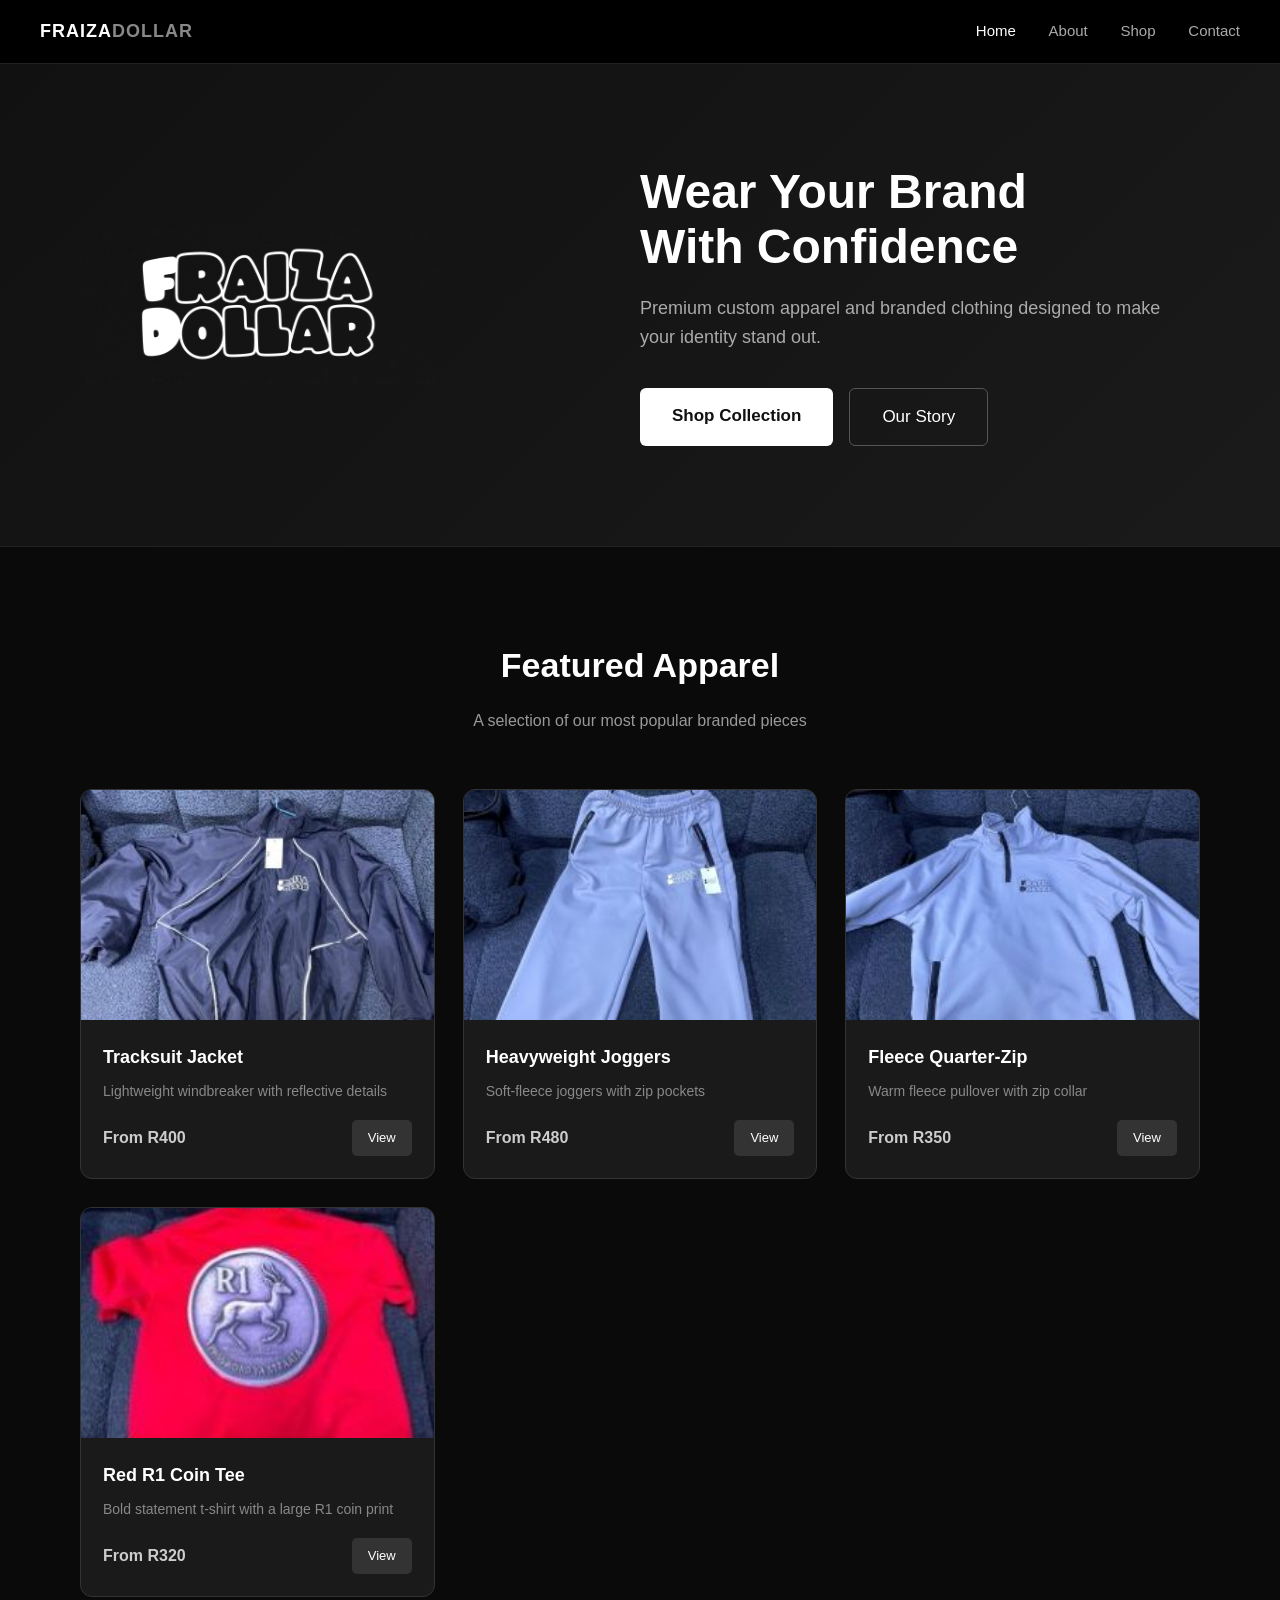
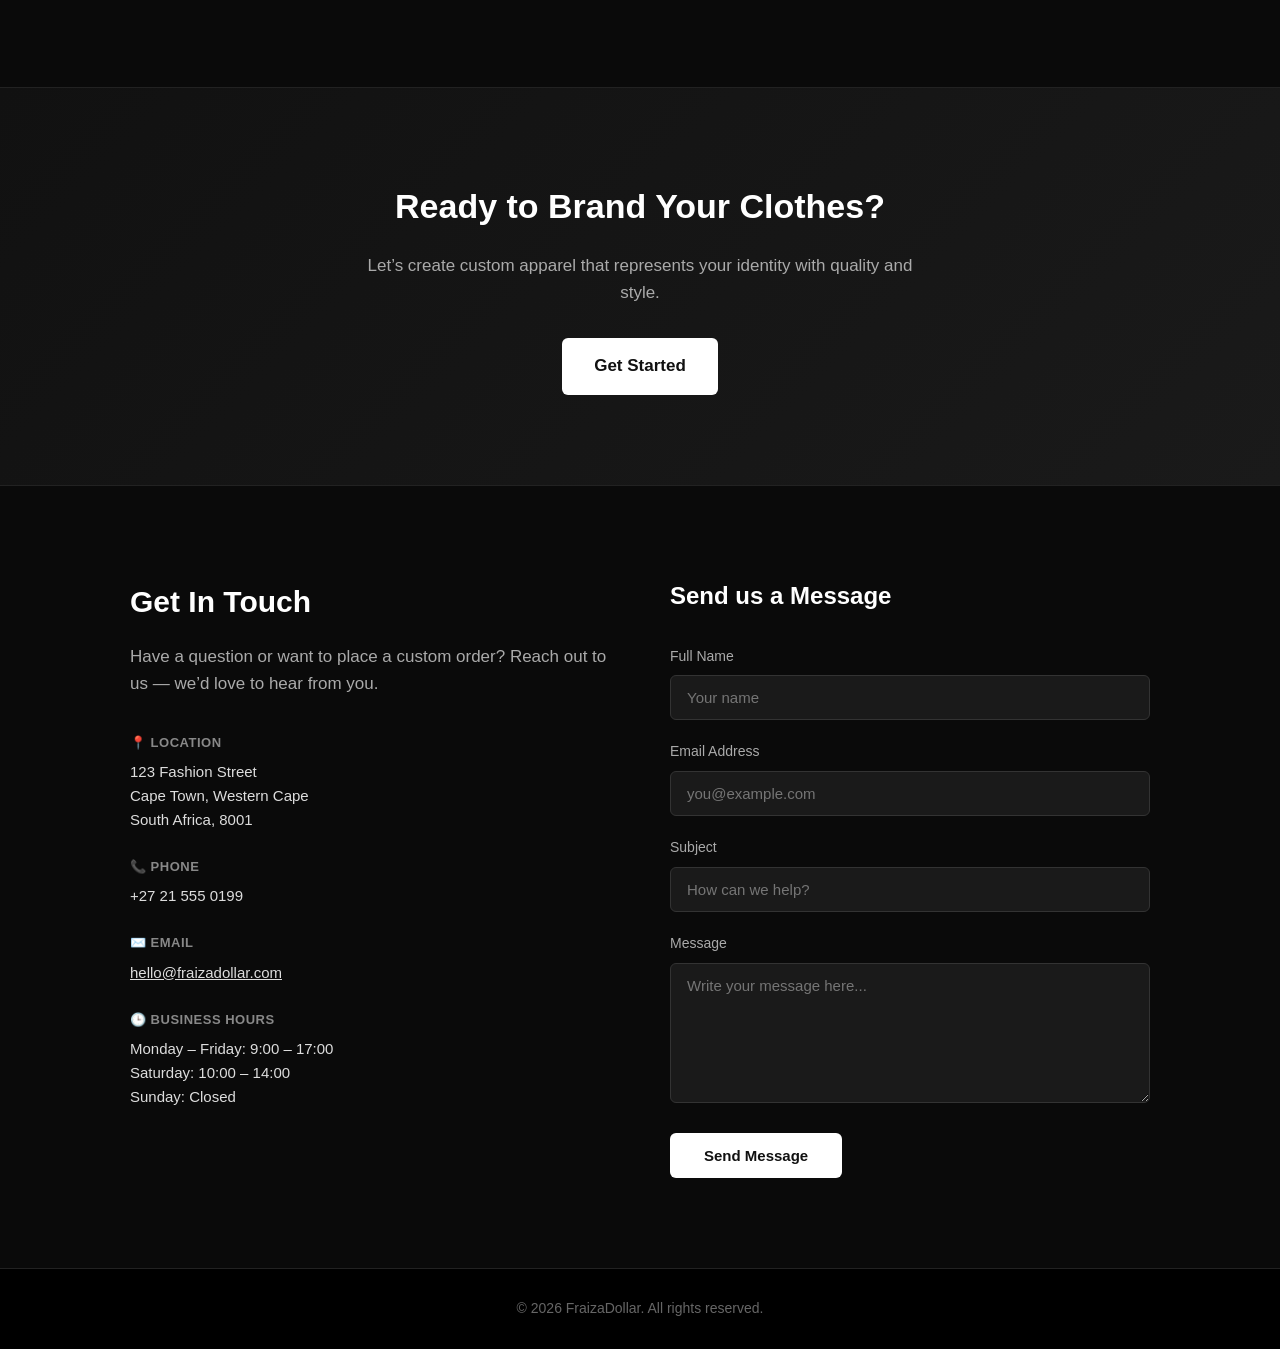
<file: index.html>
<!DOCTYPE html>
<html lang="en">

<head>
    <meta charset="UTF-8">
    <meta name="viewport" content="width=device-width, initial-scale=1.0">
    <meta name="description" content="Premium custom apparel and branded clothing from FraizaDollar.">
    <title>FraizaDollar | Home</title>
    <link rel="icon" href="images/logo.png">
    <link rel="stylesheet" href="css_assest/style (1).css">
</head>

<body>
    <!-- Header -->
    <header>
        <div class="header-container">
            <a href="index.html" class="logo" style="text-decoration:none">Fraiza<span>Dollar</span></a>
            <nav>
                <a href="index.html" class="active" aria-current="page">Home</a>
                <a href="about.html">About</a>
                <a href="shop.html">Shop</a>
                <a href="contact.html">Contact</a>
            </nav>
        </div>
    </header>

    <!-- Hero -->
    <section class="hero">
        <div class="hero-inner">
            <div class="hero-logo">
                <img src="_images/logo.png" alt="FraizaDollar logo">
            </div>
            <div class="hero-content">
                <h1>Wear Your Brand<br>With Confidence</h1>
                <p>Premium custom apparel and branded clothing designed to make your identity stand out.</p>
                <div class="hero-buttons">
                    <a href="shop.html" class="btn-primary">Shop Collection</a>
                    <a href="about.html" class="btn-secondary">Our Story</a>
                </div>
            </div>
        </div>
    </section>

    <!-- Featured Apparel (rendered by js/script.js) -->
    <section class="featured">
        <div class="section-header">
            <h2>Featured Apparel</h2>
            <p>A selection of our most popular branded pieces</p>
        </div>
        <div class="products-grid" id="featuredGrid"></div>
    </section>

    <!-- CTA -->
    <section class="cta">
        <h2>Ready to Brand Your Clothes?</h2>
        <p>Let’s create custom apparel that represents your identity with quality and style.</p>
        <a href="#contact" class="btn-primary">Get Started</a>
    </section>

    <!-- Contact -->
    <section class="contact" id="contact">
        <div class="contact-container">
            <div class="contact-info">
                <h2>Get In Touch</h2>
                <p>Have a question or want to place a custom order? Reach out to us — we’d love to hear from you.</p>

                <div class="info-item">
                    <h4>📍 Location</h4>
                    <p>123 Fashion Street<br>Cape Town, Western Cape<br>South Africa, 8001</p>
                </div>

                <div class="info-item">
                    <h4>📞 Phone</h4>
                    <p>+27 21 555 0199</p>
                </div>

                <div class="info-item">
                    <h4>✉️ Email</h4>
                    <p><a href="mailto:hello@fraizadollar.com" style="color:inherit">hello@fraizadollar.com</a></p>
                </div>

                <div class="info-item">
                    <h4>🕒 Business Hours</h4>
                    <p>Monday – Friday: 9:00 – 17:00<br>Saturday: 10:00 – 14:00<br>Sunday: Closed</p>
                </div>
            </div>

            <div class="contact-form">
                <h3>Send us a Message</h3>
                <form action="#" method="post" novalidate>
                    <div class="form-group">
                        <label for="name">Full Name</label>
                        <input type="text" id="name" name="name" placeholder="Your name" autocomplete="name" required>
                    </div>
                    <div class="form-group">
                        <label for="email">Email Address</label>
                        <input type="email" id="email" name="email" placeholder="you@example.com" autocomplete="email" required>
                    </div>
                    <div class="form-group">
                        <label for="subject">Subject</label>
                        <input type="text" id="subject" name="subject" placeholder="How can we help?">
                    </div>
                    <div class="form-group">
                        <label for="message">Message</label>
                        <textarea id="message" name="message" placeholder="Write your message here..." required></textarea>
                    </div>
                    <button type="submit" class="btn-submit">Send Message</button>
                </form>
            </div>
        </div>
    </section>

    <!-- Footer -->
    <footer>
        <p>&copy; 2026 FraizaDollar. All rights reserved.</p>
    </footer>

    <script src="js/script.js"></script>
</body>

</html>
</file>
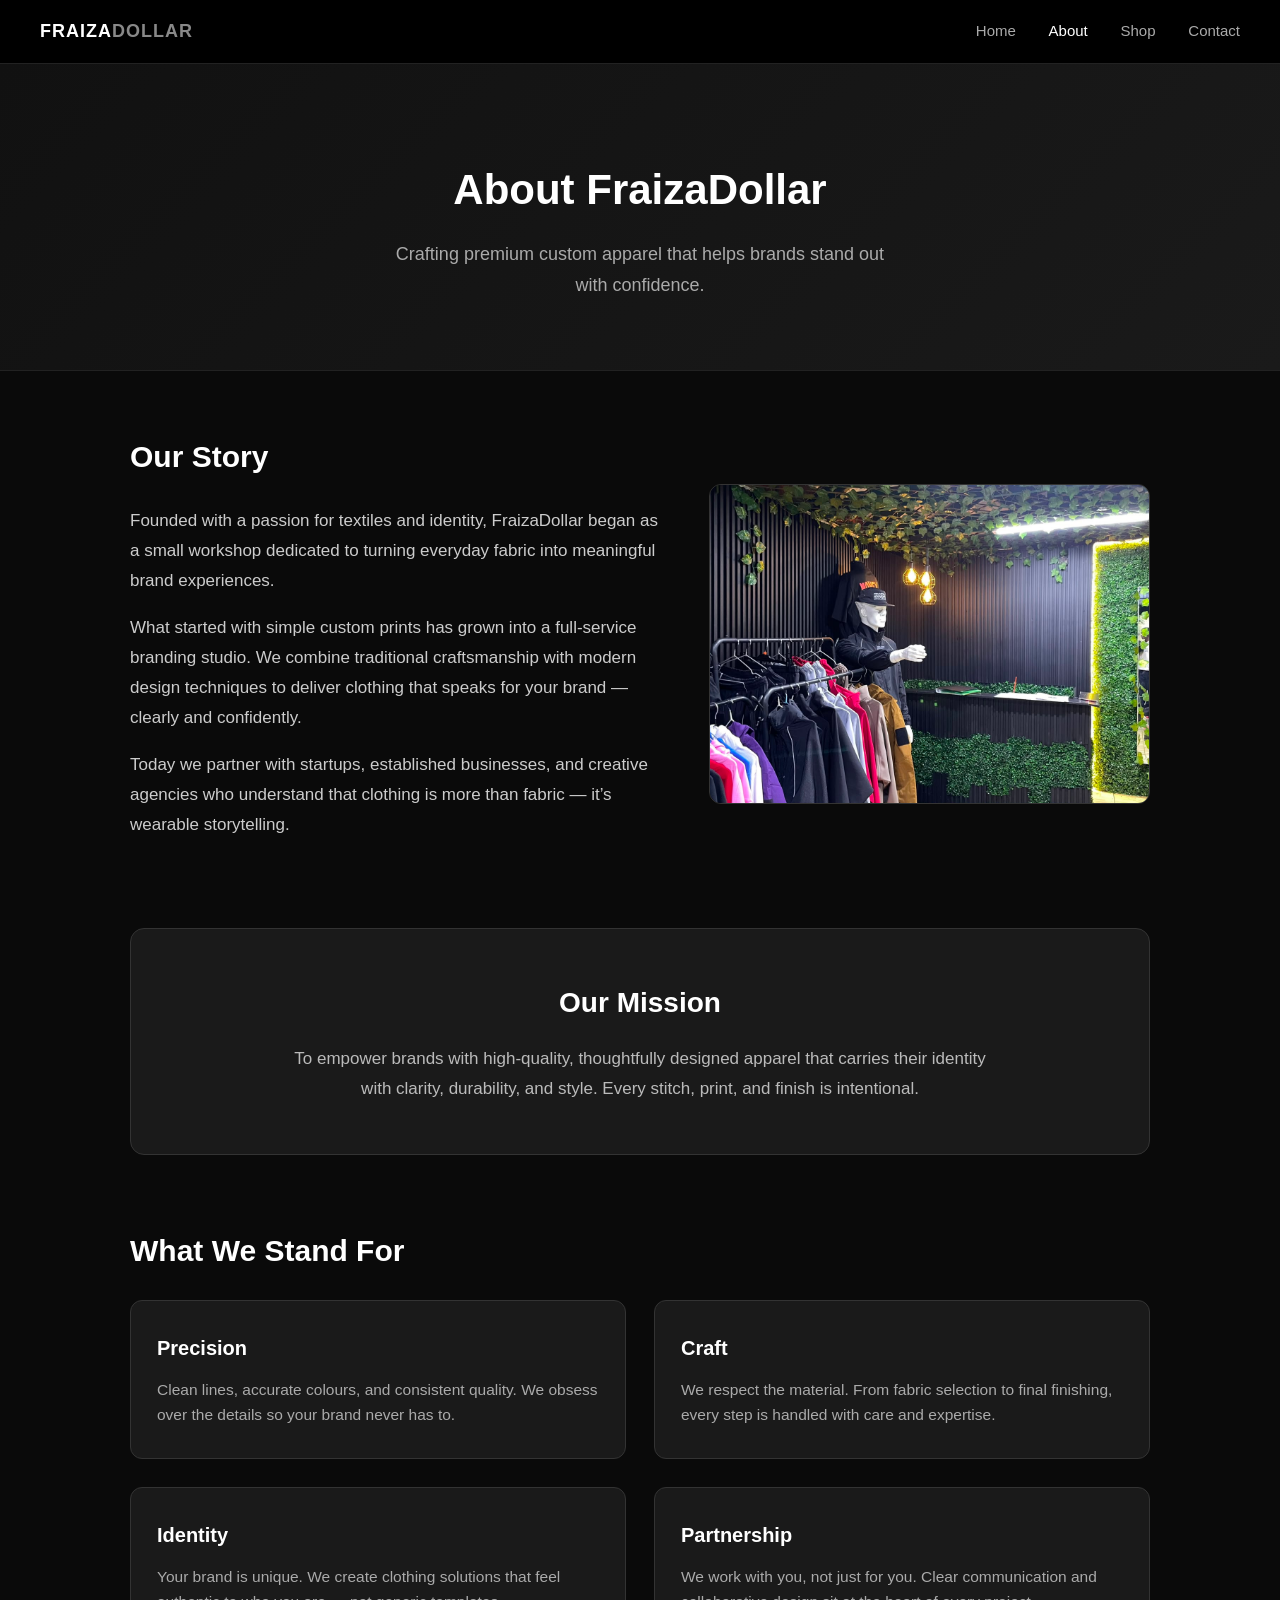
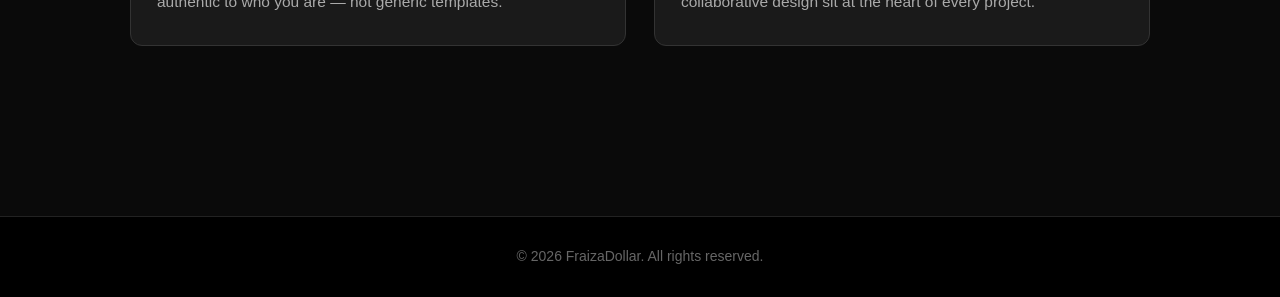
<file: about.html>
<!DOCTYPE html>
<html lang="en">

<head>
    <meta charset="UTF-8">
    <meta name="viewport" content="width=device-width, initial-scale=1.0">
    <meta name="description" content="The story behind FraizaDollar custom apparel.">
    <title>About Us | FraizaDollar</title>
    <link rel="icon" href="images/logo.png">
    <link rel="stylesheet" href="css_assest/style (1).css">
</head>

<body>
    <!-- Header -->
    <header>
        <div class="header-container">
            <a href="index.html" class="logo" style="text-decoration:none">Fraiza<span>Dollar</span></a>
            <nav>
                <a href="index.html">Home</a>
                <a href="about.html" class="active" aria-current="page">About</a>
                <a href="shop.html">Shop</a>
                <a href="contact.html">Contact</a>
            </nav>
        </div>
    </header>

    <section class="shop-hero">
        <div class="shop-hero-content">
            <h1>About FraizaDollar</h1>
            <p>Crafting premium custom apparel that helps brands stand out with confidence.</p>
        </div>
    </section>

    <div class="container">

        <!-- Our Story -->
        <section class="section">
            <div class="story-grid">
                <div>
                    <h2 class="section-title">Our Story</h2>
                    <p>
                        Founded with a passion for textiles and identity, FraizaDollar began as a small workshop dedicated to turning everyday fabric into meaningful brand experiences.
                    </p>
                    <p>
                        What started with simple custom prints has grown into a full-service branding studio. We combine traditional craftsmanship with modern design techniques to deliver clothing that speaks for your brand — clearly and confidently.
                    </p>
                    <p>
                        Today we partner with startups, established businesses, and creative agencies who understand that clothing is more than fabric — it’s wearable storytelling.
                    </p>
                </div>
                <div class="story-image">
                    <img src="_images/store-interior.jpeg" alt="Inside the FraizaDollar store, with clothing racks and a mannequin" loading="lazy">
                </div>
            </div>
        </section>

        <!-- Mission -->
        <div class="mission">
            <h2>Our Mission</h2>
            <p>
                To empower brands with high-quality, thoughtfully designed apparel that carries their identity with clarity, durability, and style. Every stitch, print, and finish is intentional.
            </p>
        </div>

        <!-- Values -->
        <section class="section">
            <h2 class="section-title">What We Stand For</h2>
            <div class="values-grid">
                <div class="value-card">
                    <h3>Precision</h3>
                    <p>Clean lines, accurate colours, and consistent quality. We obsess over the details so your brand never has to.</p>
                </div>
                <div class="value-card">
                    <h3>Craft</h3>
                    <p>We respect the material. From fabric selection to final finishing, every step is handled with care and expertise.</p>
                </div>
                <div class="value-card">
                    <h3>Identity</h3>
                    <p>Your brand is unique. We create clothing solutions that feel authentic to who you are — not generic templates.</p>
                </div>
                <div class="value-card">
                    <h3>Partnership</h3>
                    <p>We work with you, not just for you. Clear communication and collaborative design sit at the heart of every project.</p>
                </div>
            </div>
        </section>

    </div>

    <!-- Footer -->
    <footer>
        <p>&copy; 2026 FraizaDollar. All rights reserved.</p>
    </footer>

    <script src="js/script.js"></script>
</body>

</html>
</file>
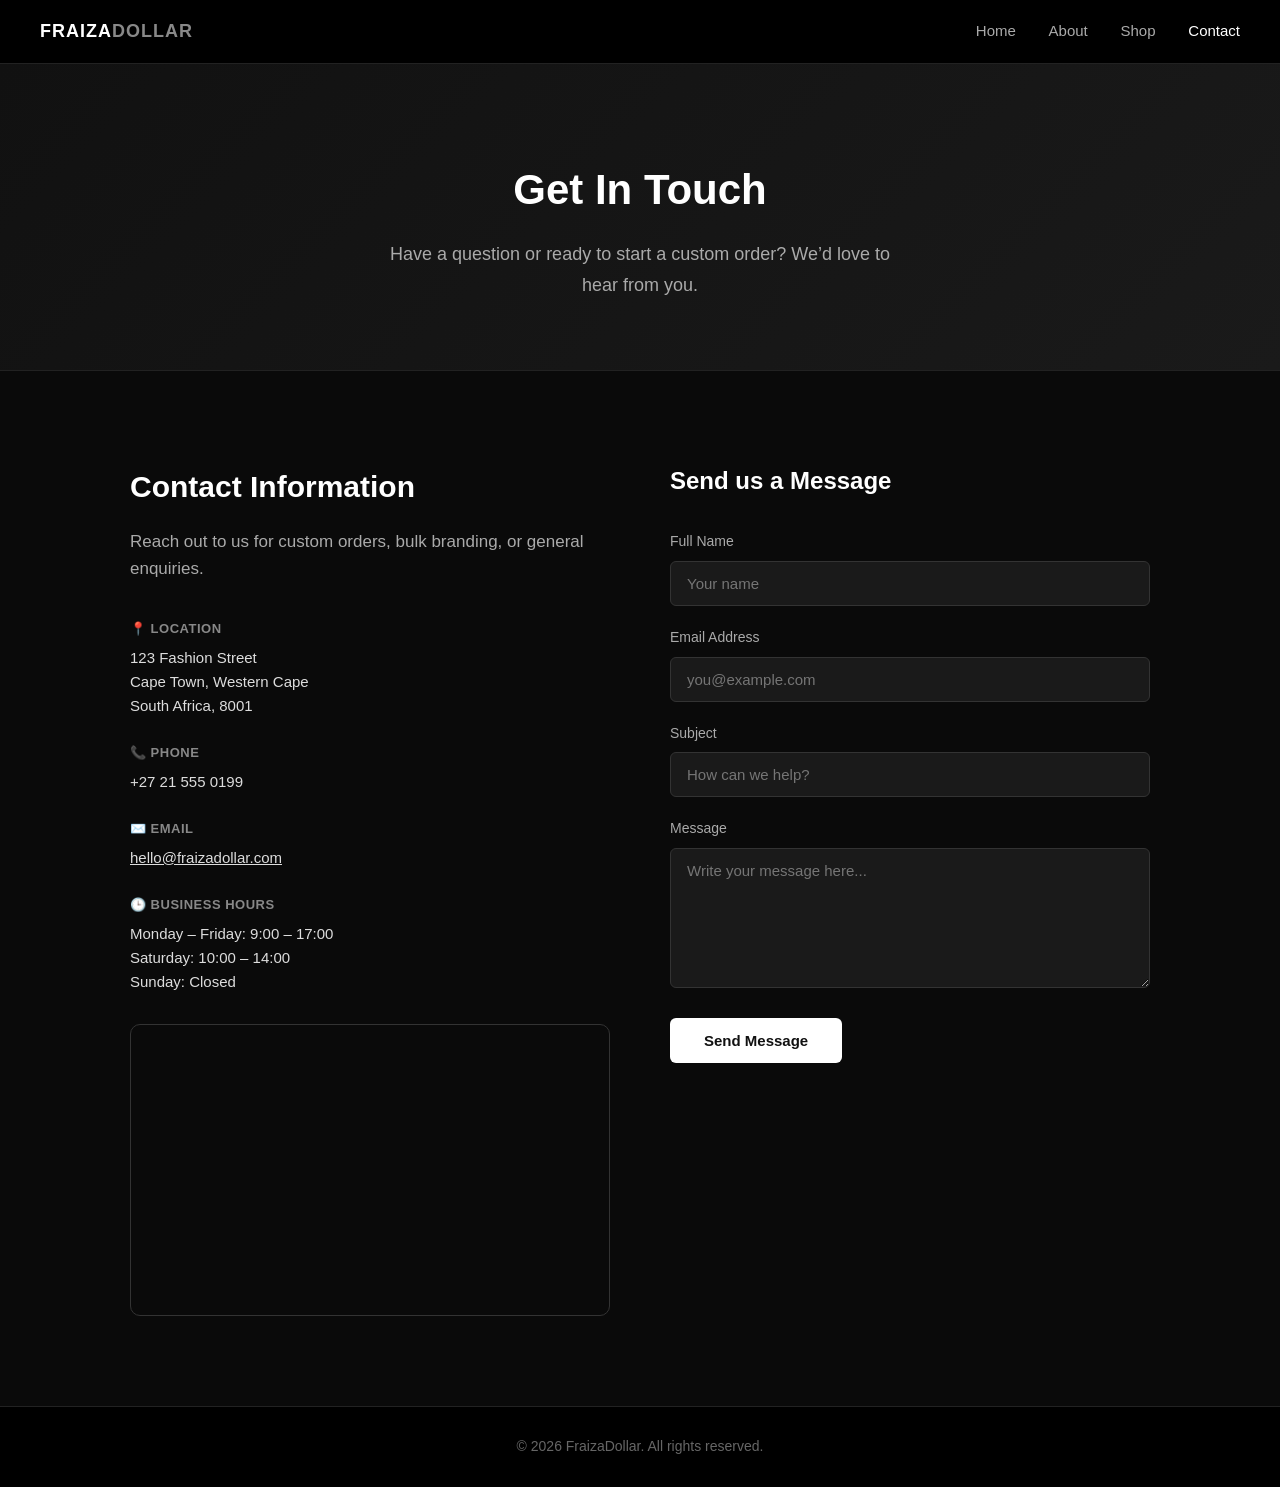
<file: contact.html>
<!DOCTYPE html>
<html lang="en">

<head>
    <meta charset="UTF-8">
    <meta name="viewport" content="width=device-width, initial-scale=1.0">
    <meta name="description" content="Get in touch with FraizaDollar for custom orders and bulk branding.">
    <title>Contact | FraizaDollar</title>
    <link rel="icon" href="images/logo.png">
    <link rel="stylesheet" href="css_assest/style (1).css">
</head>

<body>
    <!-- Header -->
    <header>
        <div class="header-container">
            <a href="index.html" class="logo" style="text-decoration:none">Fraiza<span>Dollar</span></a>
            <nav>
                <a href="index.html">Home</a>
                <a href="about.html">About</a>
                <a href="shop.html">Shop</a>
                <a href="contact.html" class="active" aria-current="page">Contact</a>
            </nav>
        </div>
    </header>

    <section class="shop-hero">
        <div class="shop-hero-content">
            <h1>Get In Touch</h1>
            <p>Have a question or ready to start a custom order? We’d love to hear from you.</p>
        </div>
    </section>

    <section class="contact">
        <div class="contact-container">

            <div class="contact-info">
                <h2>Contact Information</h2>
                <p>Reach out to us for custom orders, bulk branding, or general enquiries.</p>

                <div class="info-item">
                    <h4>📍 Location</h4>
                    <p>123 Fashion Street<br>Cape Town, Western Cape<br>South Africa, 8001</p>
                </div>

                <div class="info-item">
                    <h4>📞 Phone</h4>
                    <p>+27 21 555 0199</p>
                </div>

                <div class="info-item">
                    <h4>✉️ Email</h4>
                    <p><a href="mailto:hello@fraizadollar.com" style="color:inherit">hello@fraizadollar.com</a></p>
                </div>

                <div class="info-item">
                    <h4>🕒 Business Hours</h4>
                    <p>Monday – Friday: 9:00 – 17:00<br>Saturday: 10:00 – 14:00<br>Sunday: Closed</p>
                </div>

                <!-- Google Map -->
                <div class="map-container">
                    <iframe title="FraizaDollar location map" src="https://www.google.com/maps/embed?pb=!1m18!1m12!1m3!1d52971.69919524344!2d18.350750419081404!3d-33.922317099999994!2m3!1f0!2f0!3f0!3m2!1i1024!2i768!4f13.1!3m3!1m2!1s0x1dcc67d32ac9549f%3A0xfb830b240ac69fb0!2s5th%20Ave%20Fashion%20Longmarket%20Street!5e0!3m2!1sen!2sza!4v1786727625069!5m2!1sen!2sza"
                        width="100%" height="280" style="border:0;" allowfullscreen="" loading="lazy" referrerpolicy="strict-origin-when-cross-origin">
                    </iframe>
                </div>
            </div>

            <div class="contact-form">
                <h3>Send us a Message</h3>
                <form action="#" method="post" novalidate>
                    <div class="form-group">
                        <label for="name">Full Name</label>
                        <input type="text" id="name" name="name" placeholder="Your name" autocomplete="name" required>
                    </div>
                    <div class="form-group">
                        <label for="email">Email Address</label>
                        <input type="email" id="email" name="email" placeholder="you@example.com" autocomplete="email" required>
                    </div>
                    <div class="form-group">
                        <label for="subject">Subject</label>
                        <input type="text" id="subject" name="subject" placeholder="How can we help?">
                    </div>
                    <div class="form-group">
                        <label for="message">Message</label>
                        <textarea id="message" name="message" placeholder="Write your message here..." required></textarea>
                    </div>
                    <button type="submit" class="btn-submit">Send Message</button>
                </form>
            </div>

        </div>
    </section>

    <!-- Footer -->
    <footer>
        <p>&copy; 2026 FraizaDollar. All rights reserved.</p>
    </footer>

    <script src="js/script.js"></script>
</body>

</html>
</file>
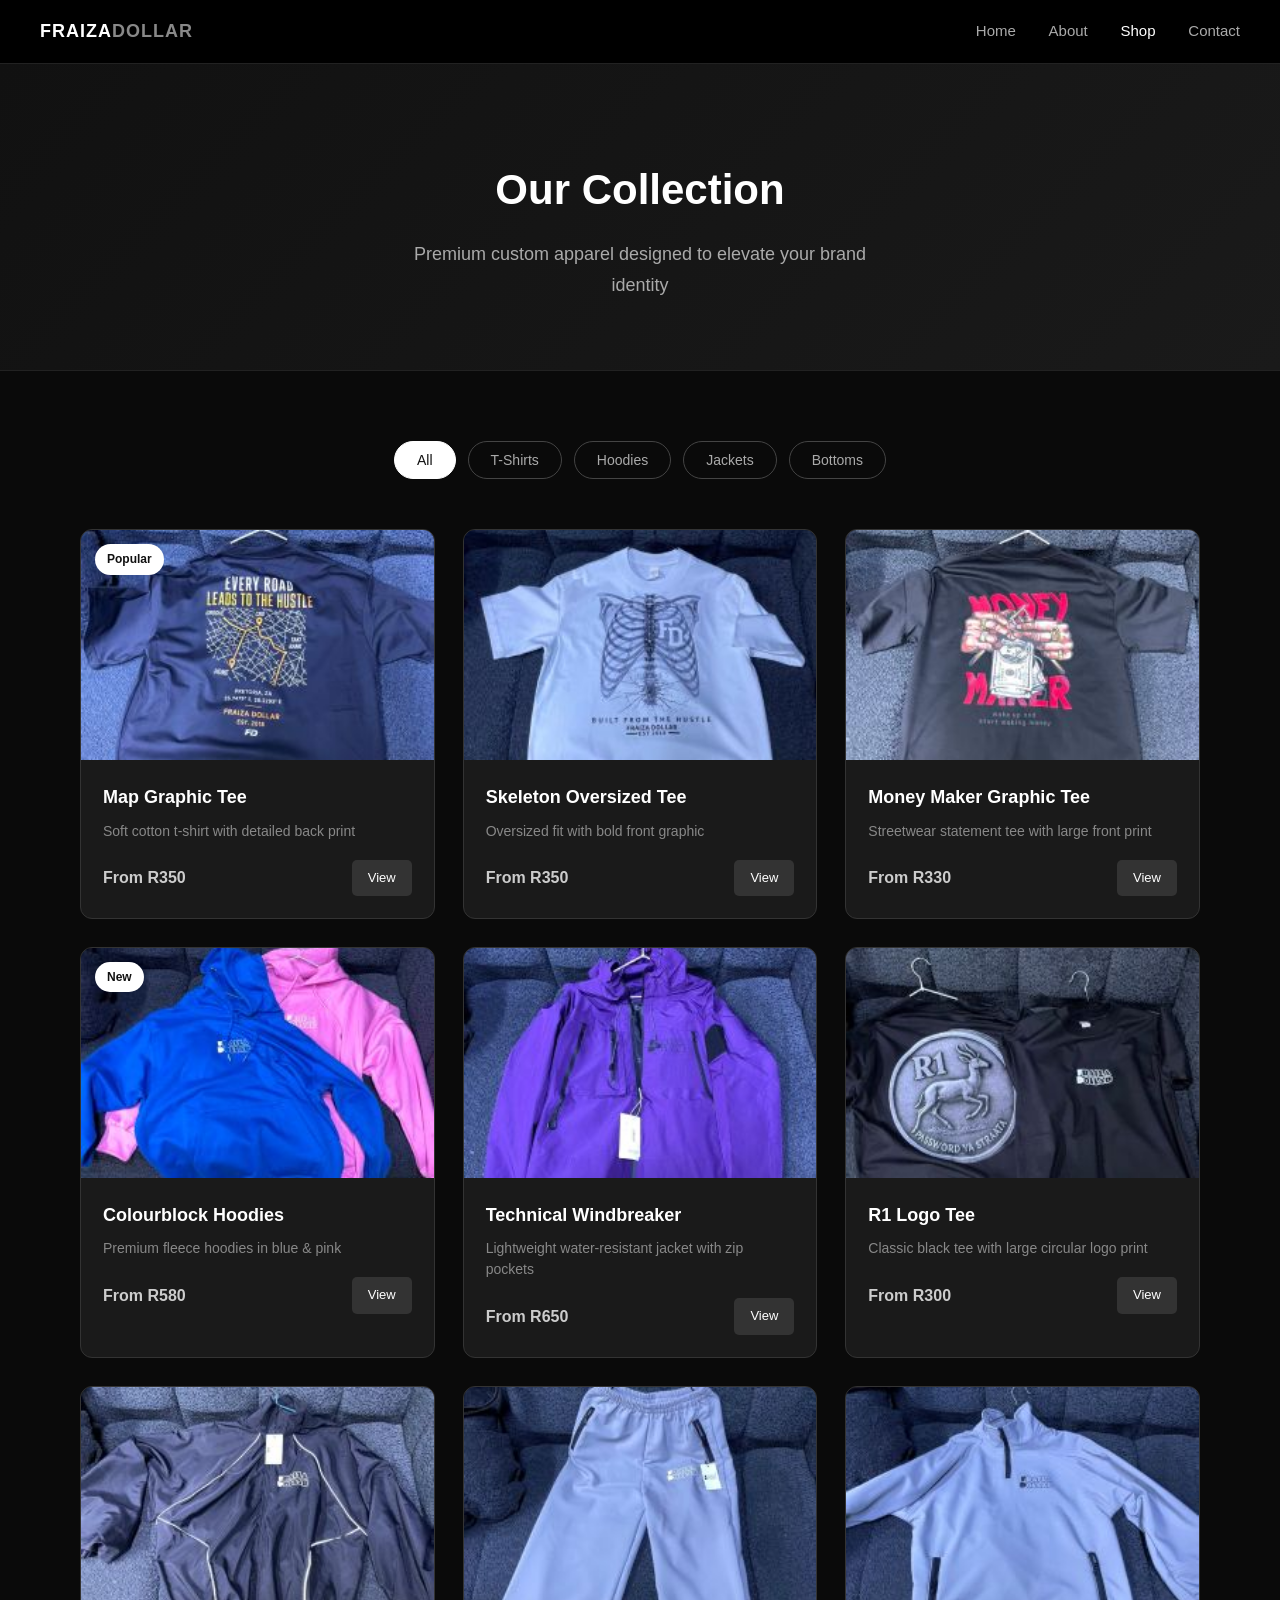
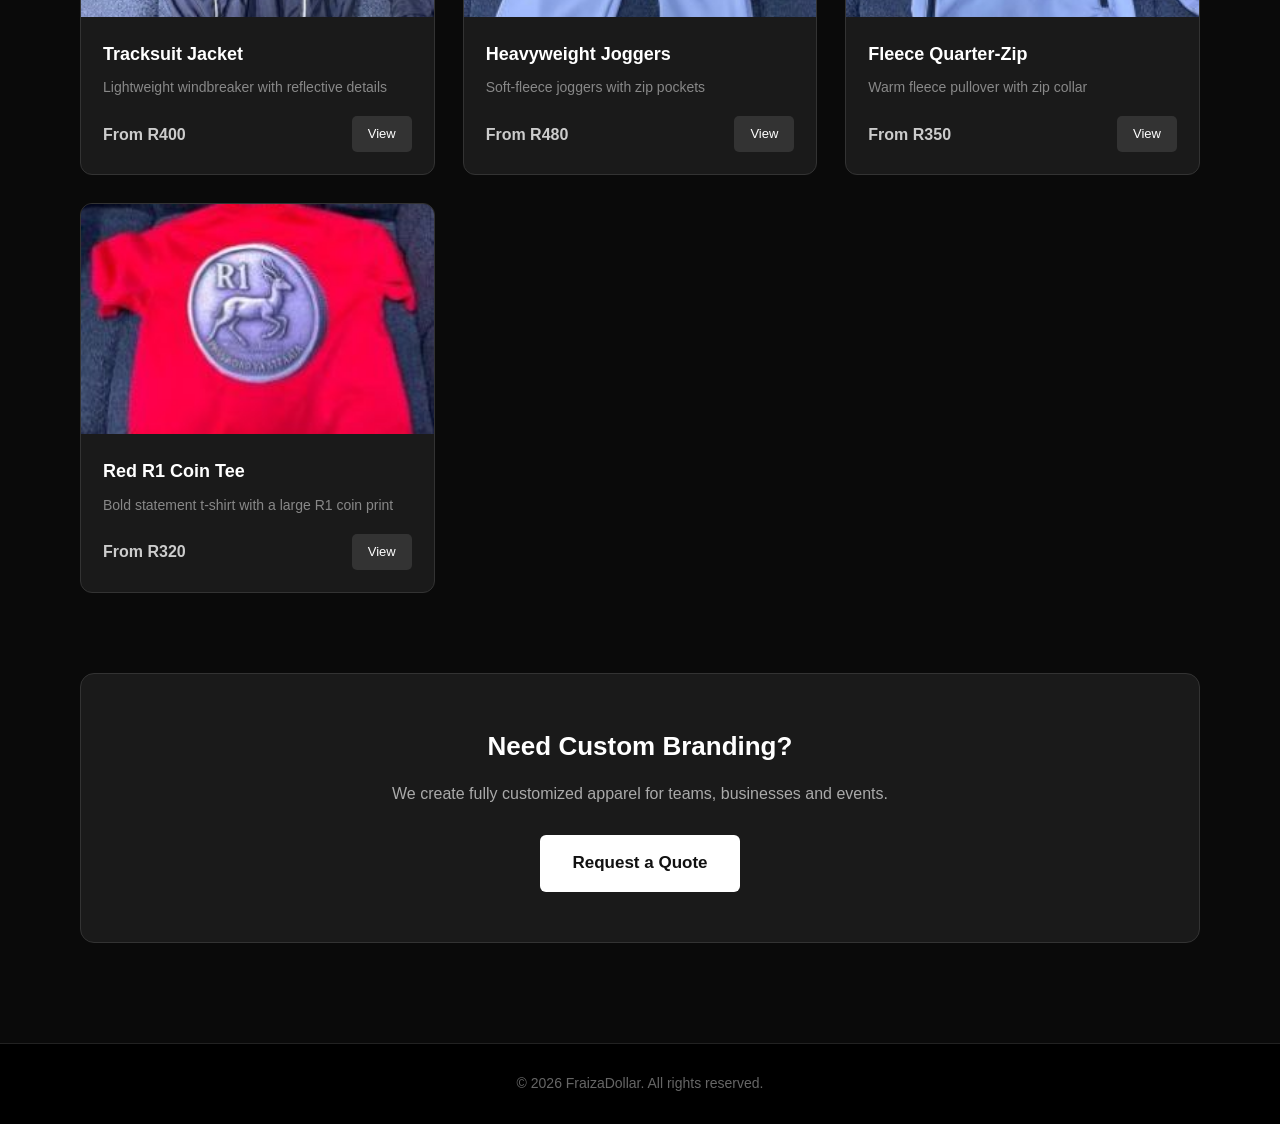
<file: shop.html>
<!DOCTYPE html>
<html lang="en">

<head>
    <meta charset="UTF-8">
    <meta name="viewport" content="width=device-width, initial-scale=1.0">
    <meta name="description" content="Browse the FraizaDollar collection of custom apparel.">
    <title>Shop | FraizaDollar</title>
    <link rel="icon" href="_images/logo.png">
    <link rel="stylesheet" href="css_assest/style (1).css">
</head>

<body>
    <!-- Header -->
    <header>
        <div class="header-container">
            <a href="index.html" class="logo" style="text-decoration:none">Fraiza<span>Dollar</span></a>
            <nav>
                <a href="index.html">Home</a>
                <a href="about.html">About</a>
                <a href="shop.html" class="active" aria-current="page">Shop</a>
                <a href="contact.html">Contact</a>
            </nav>
        </div>
    </header>

    <section class="shop-hero">
        <div class="shop-hero-content">
            <h1>Our Collection</h1>
            <p>Premium custom apparel designed to elevate your brand identity</p>
        </div>
    </section>

    <section class="shop">
        <div class="container">

            <div class="shop-filters" role="group" aria-label="Filter products">
                <button class="filter-btn active" data-filter="all">All</button>
                <button class="filter-btn" data-filter="tees">T-Shirts</button>
                <button class="filter-btn" data-filter="hoodies">Hoodies</button>
                <button class="filter-btn" data-filter="jackets">Jackets</button>
                <button class="filter-btn" data-filter="bottoms">Bottoms</button>
            </div>

            <!-- Product cards are rendered by js/script.js -->
            <div class="products-grid" id="shopGrid"></div>

            <div class="shop-cta">
                <h3>Need Custom Branding?</h3>
                <p>We create fully customized apparel for teams, businesses and events.</p>
                <a href="contact.html" class="btn-primary">Request a Quote</a>
            </div>

        </div>
    </section>

    <!-- Footer -->
    <footer>
        <p>&copy; 2026 FraizaDollar. All rights reserved.</p>
    </footer>

    <script src="js/script.js"></script>
</body>

</html>
</file>
<file: css_assest/style (1).css>
* {
    margin: 0;
    padding: 0;
    box-sizing: border-box;
    font-family: Arial, Helvetica, sans-serif;
}

body {
    background-color: #0a0a0a;
    color: #e0e0e0;
    line-height: 1.7;
    font-size: 17px;
}


/* ========== HEADER ========== */

header {
    background-color: #000;
    border-bottom: 1px solid #222;
    padding: 16px 40px;
    position: sticky;
    top: 0;
    z-index: 100;
    transition: box-shadow 0.3s ease;
}

header.scrolled {
    box-shadow: 0 4px 20px rgba(0, 0, 0, 0.45);
}

.header-container {
    max-width: 1200px;
    margin: 0 auto;
    display: flex;
    justify-content: space-between;
    align-items: center;
}

.logo {
    font-size: 18px;
    font-weight: 700;
    color: #fff;
    letter-spacing: 1px;
    text-transform: uppercase;
}

.logo span {
    color: #888;
}

nav a {
    color: #aaa;
    text-decoration: none;
    margin-left: 28px;
    font-size: 15px;
    transition: color 0.25s ease;
}

nav a:hover,
nav a.active {
    color: #fff;
}


/* Hamburger */

.hamburger {
    display: none;
    flex-direction: column;
    justify-content: space-between;
    width: 28px;
    height: 20px;
    background: transparent;
    border: none;
    cursor: pointer;
    padding: 0;
    z-index: 110;
}

.hamburger span {
    display: block;
    width: 100%;
    height: 2px;
    background: #fff;
    border-radius: 2px;
    transition: all 0.3s ease;
}

.hamburger.active span:nth-child(1) {
    transform: translateY(9px) rotate(45deg);
}

.hamburger.active span:nth-child(2) {
    opacity: 0;
}

.hamburger.active span:nth-child(3) {
    transform: translateY(-9px) rotate(-45deg);
}


/* ========== HERO (Homepage) ========== */

.hero {
    background: linear-gradient(135deg, #111 0%, #1a1a1a 100%);
    border-bottom: 1px solid #222;
}

.hero-inner {
    max-width: 1200px;
    margin: 0 auto;
    padding: 100px 40px;
    display: flex;
    align-items: center;
    justify-content: space-between;
    gap: 60px;
}

.hero-logo img {
    width: 360px;
    max-width: 100%;
    display: block;
    filter: invert(1);
    mix-blend-mode: screen;
}

.hero-content {
    flex: 1;
    max-width: 560px;
}

.hero h1 {
    font-size: 48px;
    font-weight: 800;
    color: #fff;
    line-height: 1.15;
    margin-bottom: 20px;
}

.hero p {
    font-size: 18px;
    color: #aaa;
    margin-bottom: 36px;
    line-height: 1.6;
}

.hero-buttons {
    display: flex;
    gap: 16px;
    flex-wrap: wrap;
}


/* Buttons */

.btn-primary {
    background: #fff;
    color: #111;
    text-decoration: none;
    padding: 14px 32px;
    border-radius: 6px;
    font-weight: 600;
    transition: all 0.25s ease;
    display: inline-block;
}

.btn-primary:hover {
    background: #e8e8e8;
    transform: translateY(-2px);
}

.btn-secondary {
    background: transparent;
    color: #fff;
    text-decoration: none;
    padding: 14px 32px;
    border-radius: 6px;
    border: 1px solid #555;
    transition: all 0.25s ease;
    display: inline-block;
}

.btn-secondary:hover {
    border-color: #fff;
    background: rgba(255, 255, 255, 0.05);
}


/* ========== FEATURED / PRODUCTS ========== */

.featured {
    padding: 90px 40px;
    max-width: 1200px;
    margin: 0 auto;
}

.section-header {
    text-align: center;
    margin-bottom: 55px;
}

.section-header h2 {
    font-size: 34px;
    color: #fff;
    margin-bottom: 12px;
}

.section-header p {
    color: #999;
    font-size: 16px;
}

.products-grid {
    display: grid;
    grid-template-columns: repeat(auto-fill, minmax(260px, 1fr));
    gap: 28px;
}

.product-card {
    background: #1a1a1a;
    border: 1px solid #333;
    border-radius: 12px;
    overflow: hidden;
    transition: all 0.3s ease;
}

.product-card:hover {
    transform: translateY(-8px);
    border-color: #555;
    box-shadow: 0 12px 30px rgba(0, 0, 0, 0.4);
}

.product-image {
    height: 230px;
    background: #2a2a2a;
    position: relative;
    overflow: hidden;
}

.product-image img {
    width: 100%;
    height: 100%;
    object-fit: cover;
    transition: transform 0.4s ease;
}

.product-card:hover .product-image img {
    transform: scale(1.05);
}

.product-badge {
    position: absolute;
    top: 14px;
    left: 14px;
    background: #fff;
    color: #111;
    font-size: 12px;
    font-weight: 600;
    padding: 5px 12px;
    border-radius: 20px;
    z-index: 2;
}

.product-info {
    padding: 22px;
}

.product-info h3 {
    color: #fff;
    margin-bottom: 8px;
    font-size: 18px;
}

.product-info p {
    color: #888;
    font-size: 14px;
    margin-bottom: 18px;
    line-height: 1.5;
}

.product-bottom {
    display: flex;
    justify-content: space-between;
    align-items: center;
}

.price {
    color: #ccc;
    font-weight: 600;
    font-size: 16px;
}

.btn-view {
    background: #333;
    color: #fff;
    text-decoration: none;
    padding: 7px 16px;
    border-radius: 5px;
    font-size: 13px;
    transition: background 0.25s ease;
}

.btn-view:hover {
    background: #555;
}


/* ========== CTA ========== */

.cta {
    background: linear-gradient(135deg, #111 0%, #1a1a1a 100%);
    text-align: center;
    padding: 90px 40px;
    border-top: 1px solid #222;
    border-bottom: 1px solid #222;
}

.cta h2 {
    font-size: 34px;
    color: #fff;
    margin-bottom: 16px;
    font-weight: 700;
}

.cta p {
    color: #aaa;
    font-size: 17px;
    max-width: 560px;
    margin: 0 auto 32px;
    line-height: 1.6;
}


/* ========== SHOP PAGE ========== */

.shop-hero {
    background: linear-gradient(135deg, #111 0%, #1a1a1a 100%);
    text-align: center;
    padding: 90px 40px 70px;
    border-bottom: 1px solid #222;
}

.shop-hero h1 {
    font-size: 42px;
    color: #fff;
    margin-bottom: 14px;
    font-weight: 800;
}

.shop-hero p {
    color: #aaa;
    font-size: 18px;
    max-width: 500px;
    margin: 0 auto;
}

.shop {
    padding: 70px 0 100px;
}

.shop .container {
    max-width: 1200px;
    margin: 0 auto;
    padding: 0 40px;
}

.shop-filters {
    display: flex;
    justify-content: center;
    gap: 12px;
    margin-bottom: 50px;
    flex-wrap: wrap;
}

.filter-btn {
    background: transparent;
    border: 1px solid #444;
    color: #aaa;
    padding: 10px 22px;
    border-radius: 30px;
    font-size: 14px;
    cursor: pointer;
    transition: all 0.25s ease;
}

.filter-btn:hover,
.filter-btn.active {
    background: #fff;
    color: #111;
    border-color: #fff;
}

.shop-cta {
    text-align: center;
    margin-top: 80px;
    padding: 50px 40px;
    background: #1a1a1a;
    border: 1px solid #333;
    border-radius: 14px;
}

.shop-cta h3 {
    font-size: 26px;
    color: #fff;
    margin-bottom: 12px;
}

.shop-cta p {
    color: #aaa;
    margin-bottom: 28px;
    font-size: 16px;
}


/* ========== CONTACT ========== */

.contact {
    padding: 90px 40px;
    max-width: 1100px;
    margin: 0 auto;
}

.contact-container {
    display: grid;
    grid-template-columns: 1fr 1fr;
    gap: 60px;
    align-items: start;
}

.contact-info h2 {
    font-size: 30px;
    color: #fff;
    margin-bottom: 16px;
}

.contact-info>p {
    color: #aaa;
    margin-bottom: 35px;
    line-height: 1.6;
}

.info-item {
    margin-bottom: 24px;
}

.info-item h4 {
    color: #888;
    font-size: 13px;
    text-transform: uppercase;
    letter-spacing: 0.5px;
    margin-bottom: 6px;
}

.info-item p {
    color: #ddd;
    font-size: 15px;
    line-height: 1.6;
}

.map-container {
    margin-top: 30px;
    border-radius: 10px;
    overflow: hidden;
    border: 1px solid #333;
}

.contact-form h3 {
    font-size: 24px;
    color: #fff;
    margin-bottom: 28px;
}

.form-group {
    margin-bottom: 20px;
}

.form-group label {
    display: block;
    margin-bottom: 7px;
    color: #aaa;
    font-size: 14px;
}

.form-group input,
.form-group textarea {
    width: 100%;
    padding: 13px 16px;
    background: #1a1a1a;
    border: 1px solid #333;
    border-radius: 6px;
    color: #fff;
    font-size: 15px;
    outline: none;
    transition: border-color 0.25s ease;
}

.form-group input:focus,
.form-group textarea:focus {
    border-color: #666;
}

.form-group textarea {
    height: 140px;
    resize: vertical;
}

.btn-submit {
    background: #fff;
    color: #111;
    border: none;
    padding: 14px 34px;
    border-radius: 6px;
    font-weight: 600;
    cursor: pointer;
    transition: all 0.25s ease;
    font-size: 15px;
}

.btn-submit:hover {
    background: #e8e8e8;
    transform: translateY(-1px);
}

.form-message {
    padding: 14px 18px;
    border-radius: 6px;
    margin-bottom: 20px;
    font-size: 15px;
    font-weight: 500;
}

.form-message.success {
    background: #1a3a2a;
    color: #7dcea0;
    border: 1px solid #2e7d4f;
}

.form-message.error {
    background: #3a1a1a;
    color: #e74c3c;
    border: 1px solid #c0392b;
}


/* ========== ABOUT PAGE ========== */

.container {
    max-width: 1100px;
    margin: 0 auto;
    padding: 60px 40px 100px;
}

.section {
    margin-bottom: 70px;
}

.section-title {
    font-size: 30px;
    color: #fff;
    margin-bottom: 24px;
    font-weight: 700;
}

.story-grid {
    display: grid;
    grid-template-columns: 1.2fr 1fr;
    gap: 50px;
    align-items: center;
}

.story-grid p {
    color: #ccc;
    font-size: 17px;
    line-height: 1.75;
    margin-bottom: 18px;
}

.story-image {
    background: #1a1a1a;
    border: 1px solid #333;
    border-radius: 12px;
    overflow: hidden;
    height: 320px;
}

.story-image img {
    width: 100%;
    height: 100%;
    object-fit: cover;
    display: block;
}

.mission {
    background: #1a1a1a;
    border: 1px solid #333;
    border-radius: 14px;
    padding: 50px 45px;
    text-align: center;
    margin-bottom: 70px;
}

.mission h2 {
    font-size: 28px;
    color: #fff;
    margin-bottom: 18px;
    font-weight: 700;
}

.mission p {
    color: #bbb;
    font-size: 17px;
    line-height: 1.75;
    max-width: 720px;
    margin: 0 auto;
}

.values-grid {
    display: grid;
    grid-template-columns: repeat(2, 1fr);
    gap: 28px;
    margin-top: 10px;
}

.value-card {
    background: #1a1a1a;
    border: 1px solid #333;
    border-radius: 12px;
    padding: 30px 26px;
    transition: all 0.3s ease;
}

.value-card:hover {
    border-color: #555;
    transform: translateY(-4px);
    box-shadow: 0 10px 25px rgba(0, 0, 0, 0.35);
}

.value-card h3 {
    font-size: 20px;
    color: #fff;
    margin-bottom: 12px;
    font-weight: 600;
}

.value-card p {
    font-size: 15.5px;
    color: #aaa;
    line-height: 1.65;
}


/* ========== FOOTER ========== */

footer {
    background: #000;
    text-align: center;
    padding: 28px 20px;
    border-top: 1px solid #222;
    color: #666;
    font-size: 14px;
}

footer a {
    color: #888;
    text-decoration: none;
    transition: color 0.25s ease;
}

footer a:hover {
    color: #ccc;
}


/* ========== RESPONSIVE ========== */

@media (max-width: 900px) {
    .hero-inner {
        flex-direction: column;
        text-align: center;
        padding: 70px 24px;
        gap: 40px;
    }
    .hero-logo img {
        width: 260px;
    }
    .hero-content {
        max-width: 100%;
    }
    .hero h1 {
        font-size: 36px;
    }
    .hero-buttons {
        justify-content: center;
    }
}

@media (max-width: 768px) {
    header {
        padding: 14px 20px;
    }
    .header-container {
        position: relative;
    }
    .hamburger {
        display: flex;
    }
    nav {
        display: none;
        position: absolute;
        top: 100%;
        left: 0;
        width: 100%;
        background: #111;
        border-bottom: 1px solid #333;
        flex-direction: column;
        padding: 20px 0;
        text-align: center;
        z-index: 99;
    }
    nav.active {
        display: flex;
    }
    nav a {
        margin: 14px 0;
        font-size: 17px;
    }
    .hero h1 {
        font-size: 34px;
    }
    .hero p {
        font-size: 16px;
    }
    .hero-buttons {
        flex-direction: column;
        width: 100%;
        max-width: 280px;
        margin: 0 auto;
    }
    .btn-primary,
    .btn-secondary {
        width: 100%;
        text-align: center;
    }
    .featured,
    .contact,
    .cta {
        padding: 60px 24px;
    }
    .section-header h2,
    .cta h2 {
        font-size: 28px;
    }
    .contact-container {
        grid-template-columns: 1fr;
        gap: 45px;
    }
    .values-grid {
        grid-template-columns: 1fr;
    }
    .story-grid {
        grid-template-columns: 1fr;
        gap: 30px;
    }
    .shop-hero {
        padding: 70px 24px 50px;
    }
    .shop-hero h1 {
        font-size: 32px;
    }
    .shop .container {
        padding: 0 24px;
    }
    .shop-filters {
        gap: 8px;
    }
    .filter-btn {
        padding: 8px 16px;
        font-size: 13px;
    }
}

/* ========== PRODUCT DETAIL ========== */

.product-detail {
    max-width: 1100px;
    margin: 0 auto;
    padding: 50px 40px 100px;
}

.breadcrumb {
    font-size: 14px;
    color: #777;
    margin-bottom: 30px;
}

.breadcrumb a {
    color: #aaa;
    text-decoration: none;
    transition: color 0.25s ease;
}

.breadcrumb a:hover {
    color: #fff;
}

.detail-grid {
    display: grid;
    grid-template-columns: 1fr 1fr;
    gap: 50px;
    align-items: start;
}

.detail-image {
    position: relative;
    background: #1a1a1a;
    border: 1px solid #333;
    border-radius: 14px;
    overflow: hidden;
}

.detail-image img {
    width: 100%;
    display: block;
    aspect-ratio: 4 / 5;
    object-fit: cover;
}

.detail-category {
    color: #888;
    font-size: 13px;
    margin-bottom: 10px;
}

.detail-info h1 {
    font-size: 36px;
    color: #fff;
    line-height: 1.2;
    margin-bottom: 14px;
}

.detail-price {
    font-size: 24px;
    font-weight: 600;
    color: #fff;
    margin-bottom: 20px;
}

.detail-desc {
    color: #bbb;
    margin-bottom: 14px;
    max-width: 480px;
}

.detail-note {
    color: #888;
    font-size: 14px;
    margin-bottom: 30px;
    max-width: 480px;
}

.related {
    margin-top: 80px;
}

.related h2 {
    font-size: 26px;
    color: #fff;
    margin-bottom: 28px;
}

.empty-state {
    text-align: center;
    padding: 80px 20px;
    color: #aaa;
    grid-column: 1 / -1;
}

.empty-state h2 {
    color: #fff;
    margin-bottom: 12px;
}

.empty-state .btn-primary {
    margin-top: 20px;
}


/* ========== ACCESSIBILITY ========== */

a:focus-visible,
button:focus-visible,
input:focus-visible,
textarea:focus-visible {
    outline: 2px solid #fff;
    outline-offset: 3px;
}

@media (prefers-reduced-motion: reduce) {
    * {
        transition: none !important;
        scroll-behavior: auto !important;
    }
}

@media (max-width: 768px) {
    .container {
        padding: 40px 24px 70px;
    }
    .product-detail {
        padding: 30px 24px 70px;
    }
    .detail-grid {
        grid-template-columns: 1fr;
        gap: 30px;
    }
    .detail-info h1 {
        font-size: 30px;
    }
}
</file>
